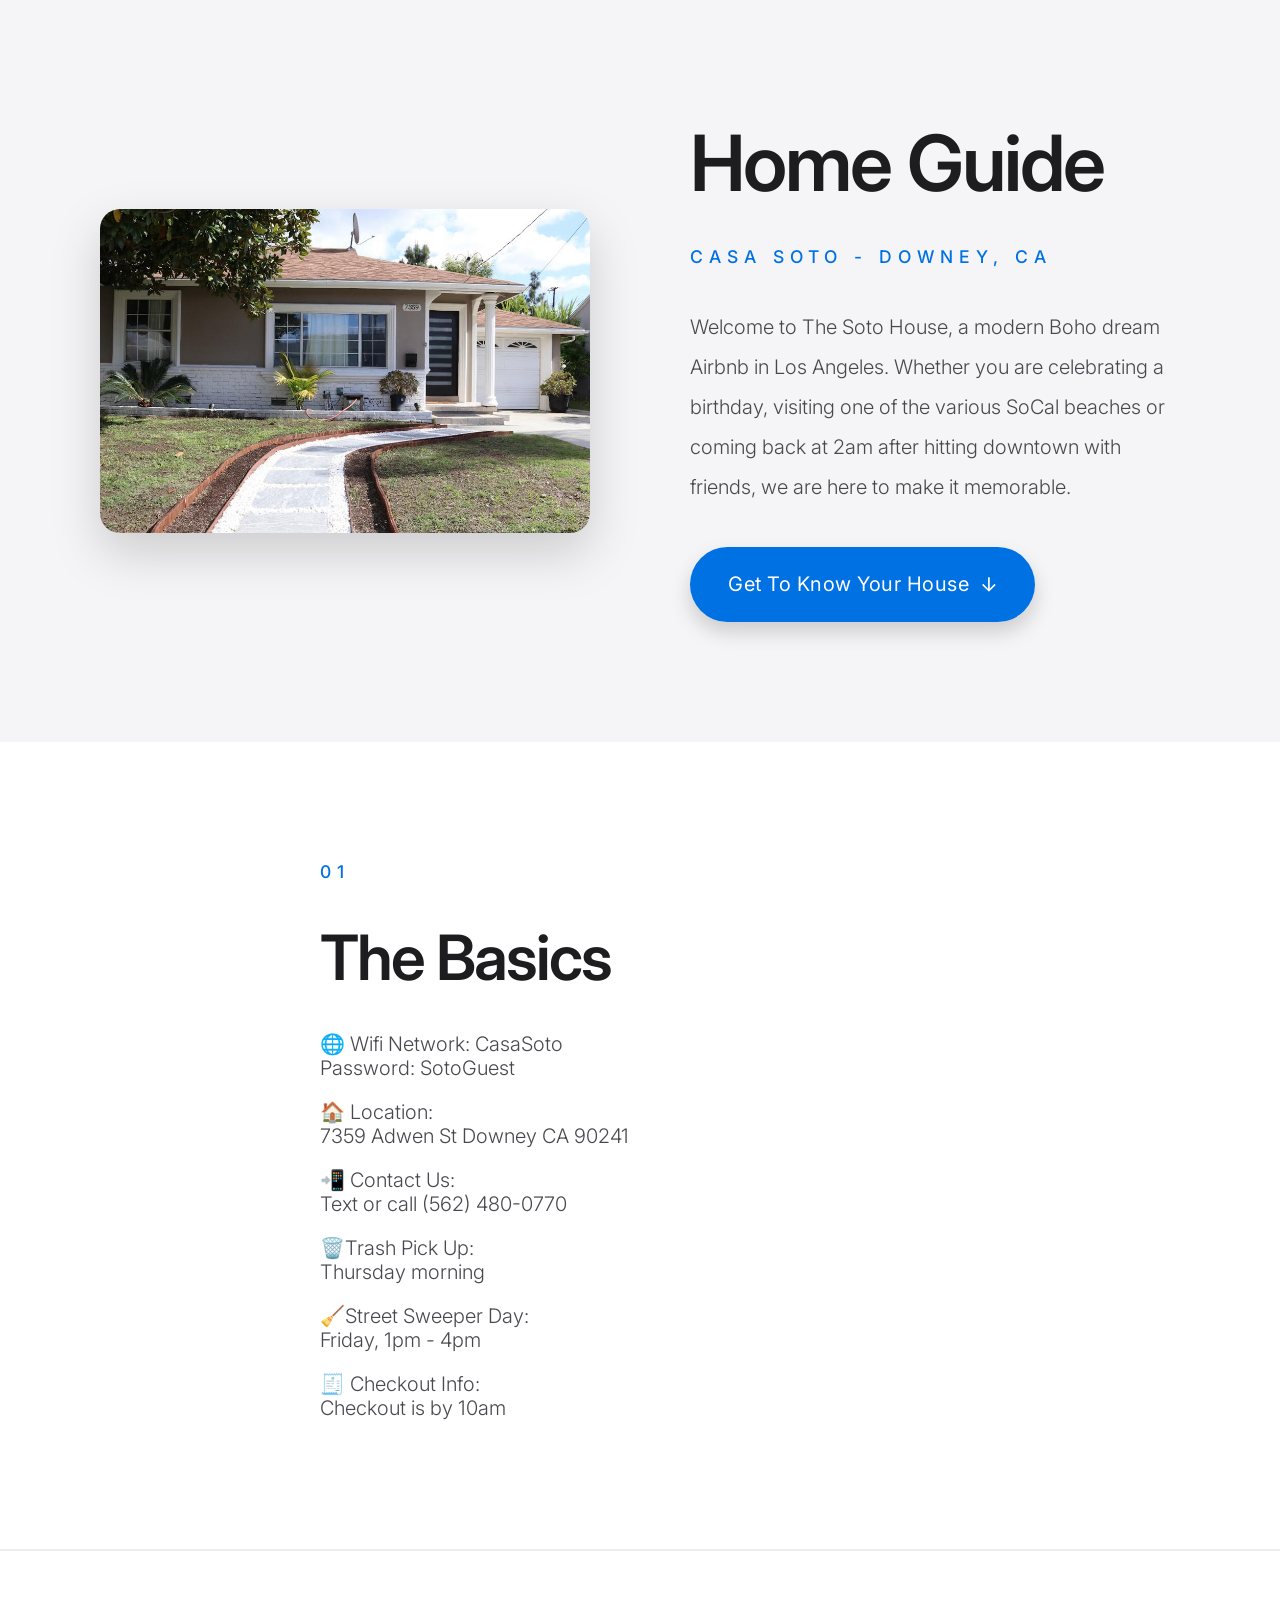
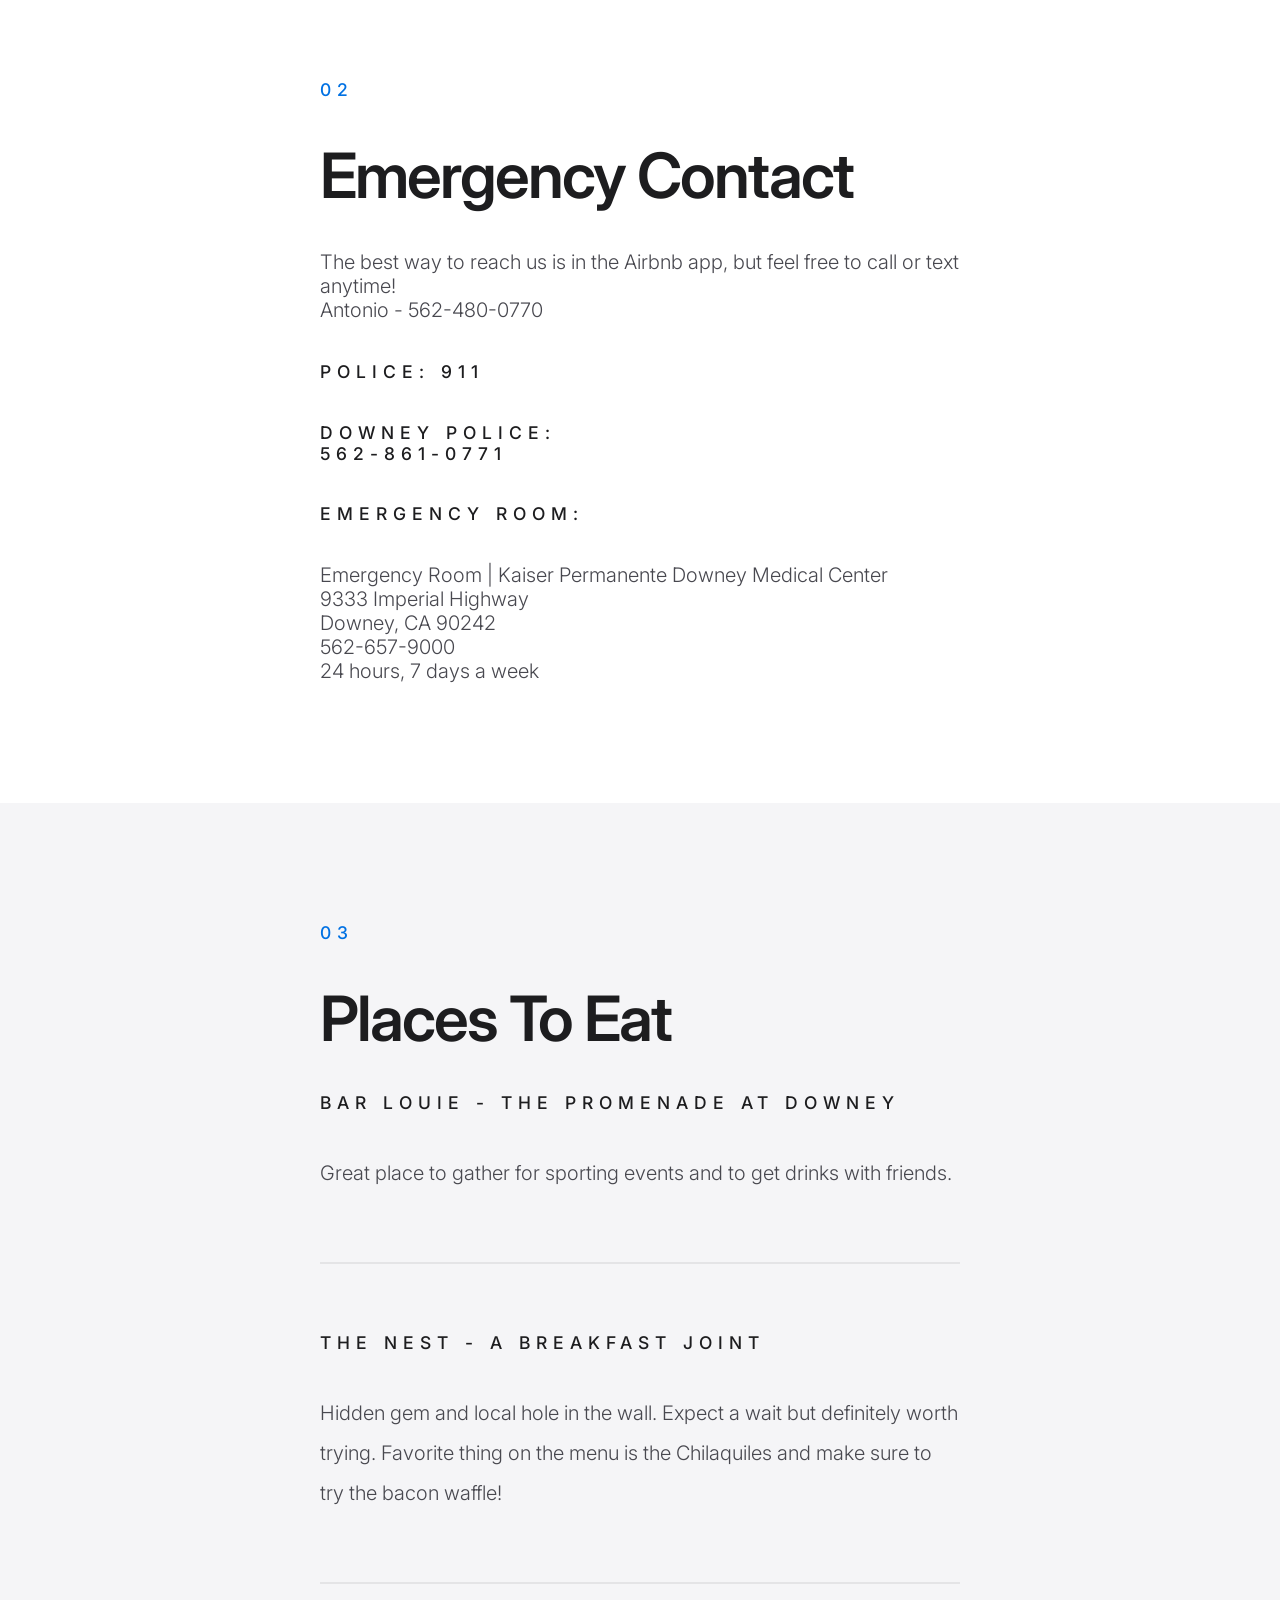
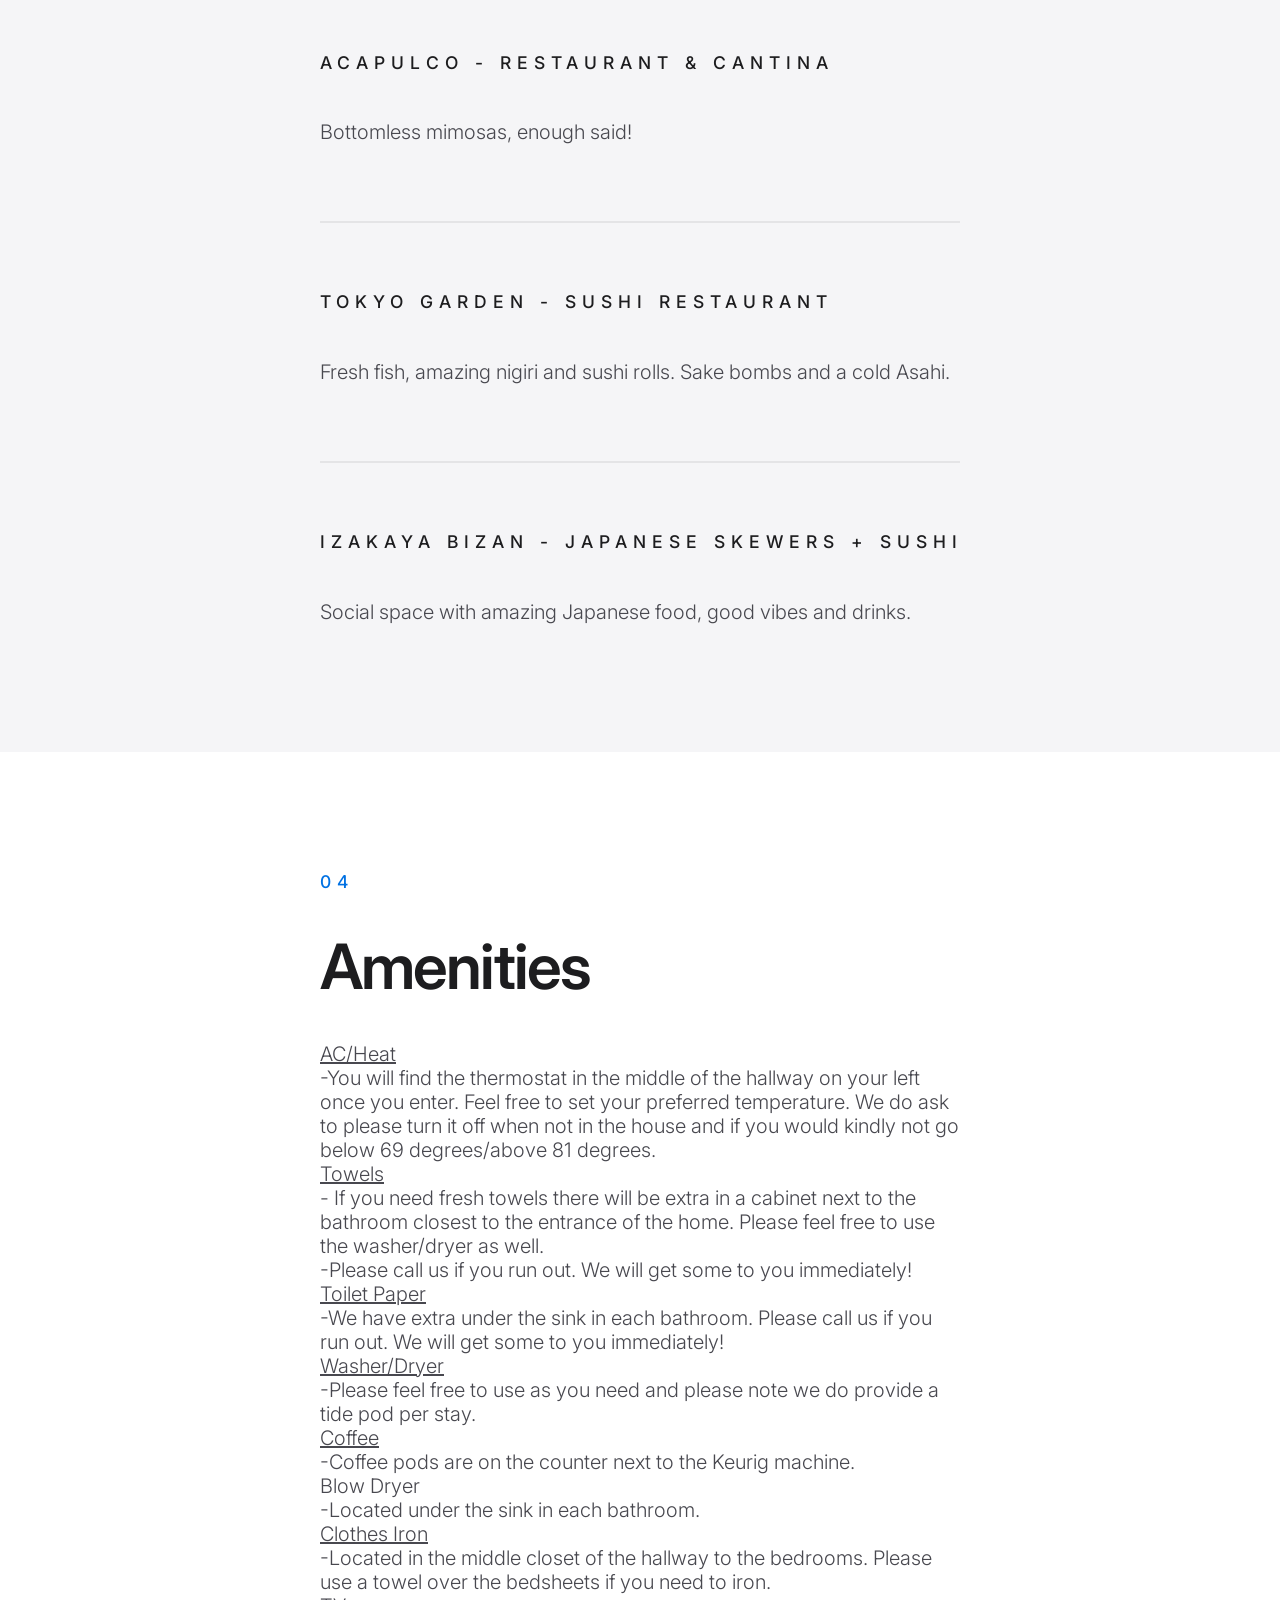
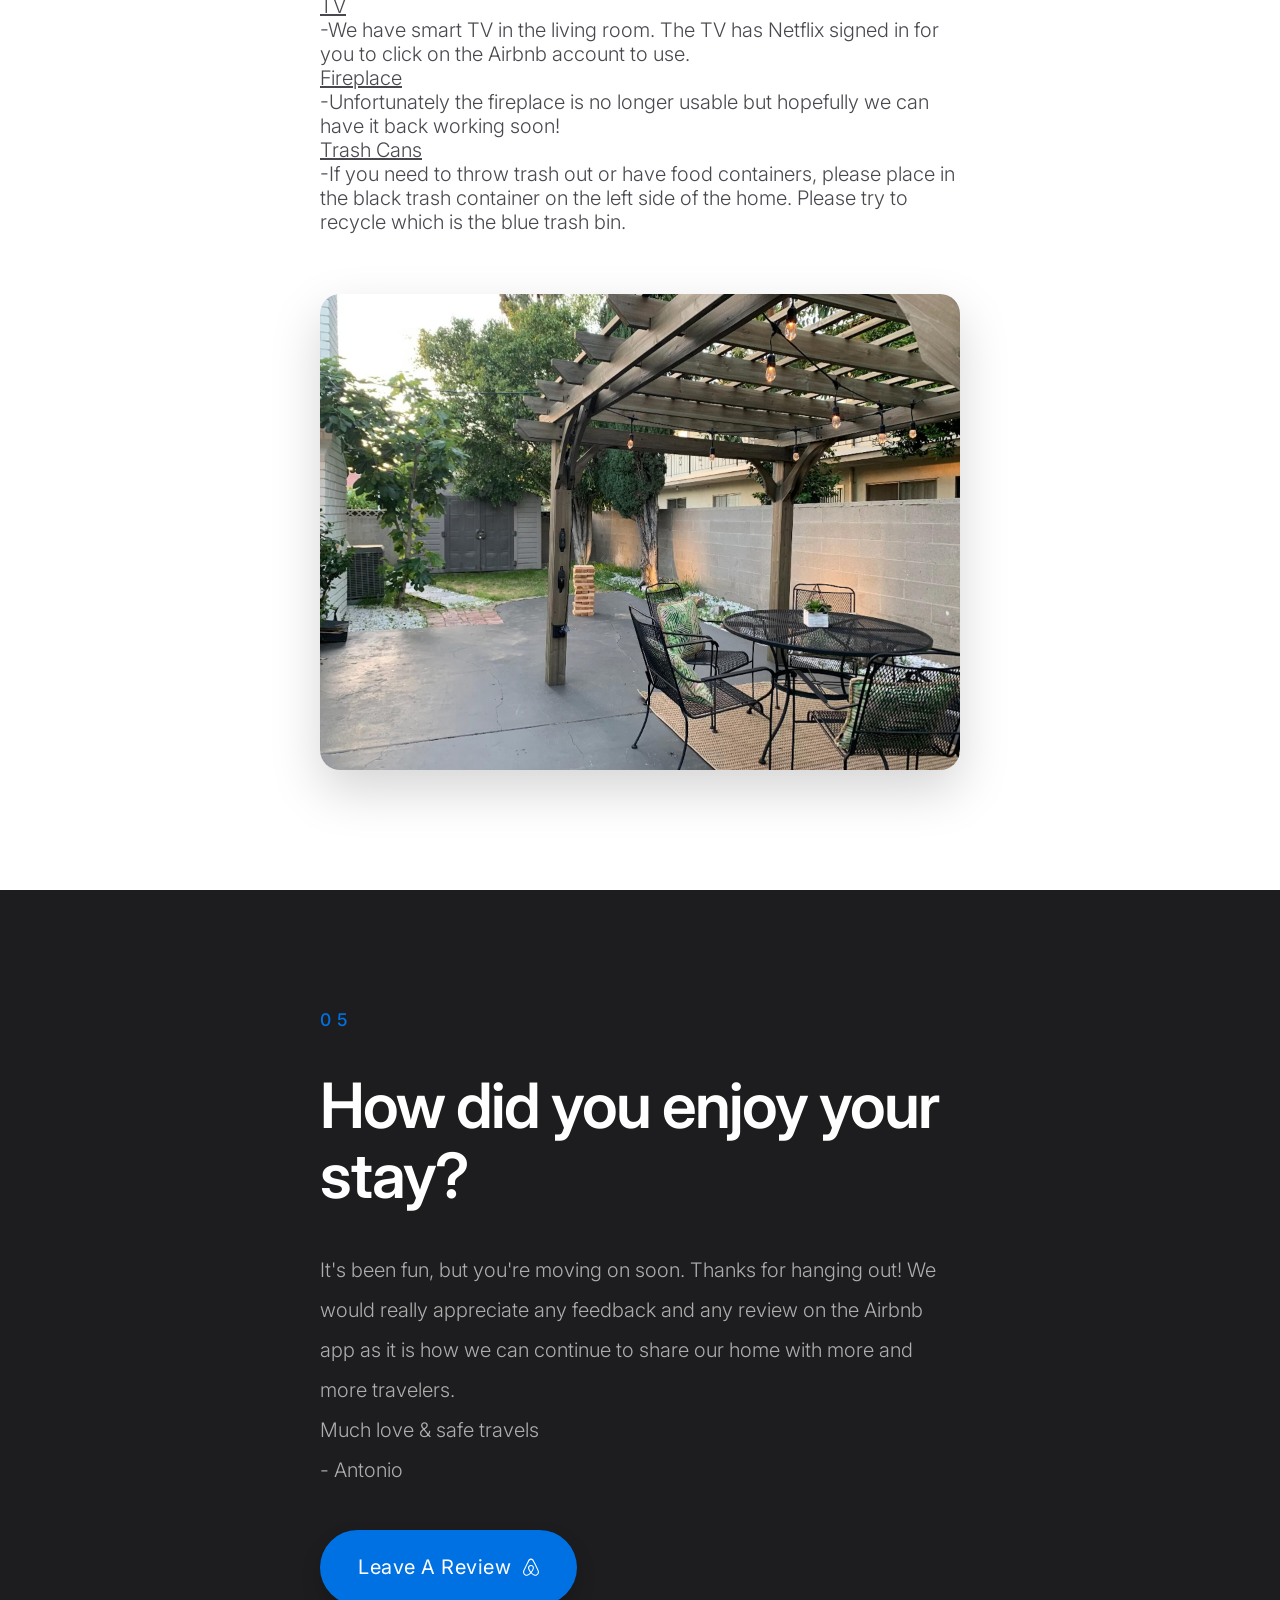
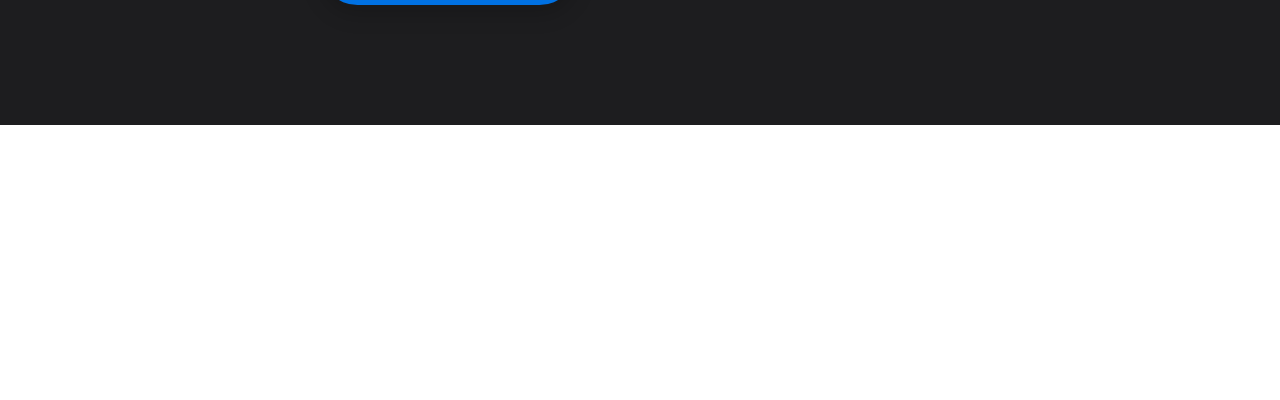
<file: index.html>
<!DOCTYPE HTML>
<html lang="en">
	<head>
		<title>Casa Soto - Modern boho Airbnb in Los Angeles</title>
		<meta charset="utf-8" />
		<meta name="viewport" content="width=device-width,initial-scale=1" />
		<meta name="color-scheme" content="light only" />
		<meta name="description" content="A modern and boho 4 bedroom 2 full bath home in Downey, CA." />
		<link href="https://fonts.googleapis.com/css2?display=swap&family=Inter:ital,wght@0,300;0,400;0,500;0,600;1,300;1,400;1,500;1,600" rel="stylesheet" type="text/css" />
		<link rel="stylesheet" href="assets/main.css" />
		<noscript><link rel="stylesheet" href="assets/noscript.css" /></noscript>
	</head>
	<body class="is-loading">
		<div class="site-wrapper">
			<div class="site-main" role="main">
				<div class="inner">
					<div id="container02" class="container-component instance-2 style-2 columns full screen">
						<div class="wrapper">
							<div class="inner" data-onvisible-trigger="1">
								<div>
									<div id="image29" class="image-component instance-29 style-3">
										<span class="frame deferred"><img src="[data-uri]%2BPHJlY3QgZmlsbD0iIzU1NTQ0ZiIgd2lkdGg9IjEwMCUiIGhlaWdodD0iMTAwJSIvPjwvc3ZnPg%3D%3D" data-src="assets/images/image29.jpg" alt="" /></span>
									</div>
								</div>
								<div>
									<h1 id="text87" class="text-component instance-87 style-4">Home Guide</h1>
									<p id="text09" class="text-component instance-9 style-3">casa soto - Downey, CA</p>
									<p id="text05" class="text-component instance-5 style-1">Welcome to The Soto House, a modern Boho dream Airbnb in Los Angeles. Whether you are celebrating a birthday, visiting one of the various SoCal beaches or coming back at 2am after hitting downtown with friends, we are here to make it memorable.</p>
									<ul id="buttons01" class="buttons-component instance-1 style-1">
										<li>
											<a href="#start" class="n01" role="button"><svg aria-labelledby="buttons01-icon-1-title"><title id="buttons01-icon-1-title">Arrow Down (Light)</title><use xlink:href="assets/icons.svg#arrow-down-light"></use></svg><span class="label">Get To Know Your House</span></a>
										</li>
									</ul>
								</div>
							</div>
						</div>
					</div>
					<div id="container03" data-scroll-id="start" data-scroll-behavior="previous" data-scroll-offset="0" data-scroll-speed="" data-scroll-invisible="1" class="container-component instance-3 style-3 default">
						<div class="wrapper">
							<div class="inner" data-onvisible-trigger="1">
								<p id="text10" class="text-component instance-10 style-3">01</p>
								<h2 id="text03" class="text-component instance-3 style-2">The Basics</h2>
								<p id="text04" class="text-component instance-4 style-1"><span class="p">🌐 Wifi Network: CasaSoto<br />Password: SotoGuest</span><span class="p">🏠 Location:<br />7359 Adwen St Downey CA 90241</span><span class="p">📲 Contact Us:<br />Text or call (562) 480-0770</span><span class="p">🗑️Trash Pick Up:<br />Thursday morning</span><span class="p">🧹Street Sweeper Day:<br />Friday, 1pm - 4pm</span><span class="p">🧾 Checkout Info:<br />Checkout is by 10am</span></p>
							</div>
						</div>
					</div>
					<hr id="divider01" class="divider-component instance-1 style-2 full screen">
					<div id="container05" class="container-component instance-5 style-3 default">
						<div class="wrapper">
							<div class="inner" data-onvisible-trigger="1">
								<p id="text01" class="text-component instance-1 style-3">02</p>
								<h2 id="text07" class="text-component instance-7 style-2">Emergency Contact</h2>
								<p id="text13" class="text-component instance-13 style-1"><span class="p">The best way to reach us is in the Airbnb app, but feel free to call or text anytime!<br />Antonio - 562-480-0770</span></p>
								<h3 id="text19" class="text-component instance-19 style-7">Police: 911</h3>
								<h3 id="text20" class="text-component instance-20 style-7"><span class="p">Downey Police:<br />562-861-0771</span></h3>
								<h3 id="text32" class="text-component instance-32 style-7">Emergency Room:</h3>
								<p id="text08" class="text-component instance-8 style-1"><span class="p">Emergency Room | Kaiser Permanente Downey Medical Center<br />9333 Imperial Highway<br />Downey, CA 90242<br />562-657-9000<br />24 hours, 7 days a week</span></p>
							</div>
						</div>
					</div>
					<div id="container01" class="container-component instance-1 style-1 default full screen">
						<div class="wrapper">
							<div class="inner" data-onvisible-trigger="1">
								<p id="text37" class="text-component instance-37 style-3">03</p>
								<h2 id="text35" class="text-component instance-35 style-2">Places To Eat</h2>
								<h3 id="text11" class="text-component instance-11 style-7">Bar Louie - The Promenade at Downey</h3>
								<p id="text28" class="text-component instance-28 style-1">Great place to gather for sporting events and to get drinks with friends.</p>
								<hr id="divider04" class="divider-component instance-4 style-1">
								<h3 id="text22" class="text-component instance-22 style-7">The Nest - A Breakfast Joint</h3>
								<p id="text21" class="text-component instance-21 style-1">Hidden gem and local hole in the wall. Expect a wait but definitely worth trying. Favorite thing on the menu is the Chilaquiles and make sure to try the bacon waffle!</p>
								<hr id="divider02" class="divider-component instance-2 style-1">
								<h3 id="text23" class="text-component instance-23 style-7">Acapulco - Restaurant &amp; Cantina</h3>
								<p id="text24" class="text-component instance-24 style-1">Bottomless mimosas, enough said!</p>
								<hr id="divider03" class="divider-component instance-3 style-1">
								<h3 id="text27" class="text-component instance-27 style-7">Tokyo Garden - Sushi Restaurant</h3>
								<p id="text29" class="text-component instance-29 style-1">Fresh fish, amazing nigiri and sushi rolls. Sake bombs and a cold Asahi.</p>
								<hr id="divider06" class="divider-component instance-6 style-1">
								<h3 id="text06" class="text-component instance-6 style-7">Izakaya BIZAN - Japanese skewers + Sushi</h3>
								<p id="text34" class="text-component instance-34 style-1">Social space with amazing Japanese food, good vibes and drinks.</p>
							</div>
						</div>
					</div>
					<div id="container06" class="container-component instance-6 style-3 default">
						<div class="wrapper">
							<div class="inner" data-onvisible-trigger="1">
								<p id="text25" class="text-component instance-25 style-3">04</p>
								<h2 id="text26" class="text-component instance-26 style-2">Amenities</h2>
								<p id="text36" class="text-component instance-36 style-1"><span class="p"><u>AC/Heat</u><br />-You will find the thermostat in the middle of the hallway on your left once you enter. Feel free to set your preferred temperature. We do ask to please turn it off when not in the house and if you would kindly not go below 69 degrees/above 81 degrees.<br /><u>Towels</u><br />- If you need fresh towels there will be extra in a cabinet next to the bathroom closest to the entrance of the home. Please feel free to use the washer/dryer as well.<br />-Please call us if you run out. We will get some to you immediately!<br /><u>Toilet Paper</u><br />-We have extra under the sink in each bathroom. Please call us if you run out. We will get some to you immediately!<br /><u>Washer/Dryer</u><br />-Please feel free to use as you need and please note we do provide a tide pod per stay.<br /><u>Coffee</u><br />-Coffee pods are on the counter next to the Keurig machine.<br />Blow Dryer<br />-Located under the sink in each bathroom.<br /><u>Clothes Iron</u><br />-Located in the middle closet of the hallway to the bedrooms. Please use a towel over the bedsheets if you need to iron.<br /><u>TV</u><br />-We have smart TV in the living room. The TV has Netflix signed in for you to click on the Airbnb account to use.<br /><u>Fireplace</u><br />-Unfortunately the fireplace is no longer usable but hopefully we can have it back working soon!<br /><u>Trash Cans</u><br />-If you need to throw trash out or have food containers, please place in the black trash container on the left side of the home. Please try to recycle which is the blue trash bin.</span></p>
								<div id="image01" class="image-component instance-1 style-3">
									<span class="frame deferred"><img src="[data-uri]%3D" data-src="assets/images/image01.jpg" alt="" /></span>
								</div>
							</div>
						</div>
					</div>
					<div id="container04" class="container-component instance-4 style-4 default full screen">
						<div class="wrapper">
							<div class="inner" data-onvisible-trigger="1">
								<p id="text14" class="text-component instance-14 style-3">05</p>
								<h2 id="text17" class="text-component instance-17 style-9">How did you enjoy your stay?</h2>
								<p id="text18" class="text-component instance-18 style-6"><span class="p">It&#39;s been fun, but you&#39;re moving on soon. Thanks for hanging out! We would really appreciate any feedback and any review on the Airbnb app as it is how we can continue to share our home with more and more travelers.<br />Much love &amp; safe travels<br />- Antonio</span></p>
								<ul id="buttons03" class="buttons-component instance-3 style-1">
									<li>
										<a href="https://www.airbnb.com/rooms/42929387?adults=1&s=42&unique_share_id=4F38A1CB-A9D1-4687-BB12-A6EB62C17C47&_branch_match_id=1120909334611953318&_branch_referrer=H4sIAAAAAAAAA8soKSkottLXT0zKS9LLTdW3dM4MTE1LDY8oTQIAEELhUBsAAAA%3D" class="n01" role="button"><svg aria-labelledby="buttons03-icon-1-title"><title id="buttons03-icon-1-title">Airbnb</title><use xlink:href="assets/icons.svg#airbnb"></use></svg><span class="label">Leave A Review</span></a>
									</li>
								</ul>
							</div>
						</div>
					</div>
					<ul id="icons01" class="icons-component instance-1 style-1">
						<li>
							<a class="n01" href="#" role="button">
								<svg aria-labelledby="icons01-icon-1-title"><title id="icons01-icon-1-title">Instagram</title><use xlink:href="assets/icons.svg#instagram"></use></svg>
								<span class="label">Instagram</span>
							</a>
						</li>
					</ul>
				</div>
			</div>
		</div>
		<script src="assets/main.js"></script>
	</body>
</html>
</file>
<file: assets/main.css>
html,body,div,span,applet,object,iframe,h1,h2,h3,h4,h5,h6,p,blockquote,pre,a,abbr,acronym,address,big,cite,code,del,dfn,em,img,ins,kbd,q,s,samp,small,strike,strong,sub,sup,tt,var,b,u,i,center,dl,dt,dd,ol,ul,li,fieldset,form,label,legend,table,caption,tbody,tfoot,thead,tr,th,td,article,aside,canvas,details,embed,figure,figcaption,footer,header,hgroup,menu,nav,output,ruby,section,summary,time,mark,audio,video{margin:0;padding:0;border:0;font-size:100%;font:inherit;vertical-align:baseline;}article,aside,details,figcaption,figure,footer,header,hgroup,menu,nav,section{display:block;}body{line-height:1;}ol,ul{list-style:none;}blockquote,q{quotes:none;}blockquote::before,blockquote::after,q::before,q::after{content:'';content:none;}table{border-collapse:collapse;border-spacing:0;}body{-webkit-text-size-adjust:none}mark{background-color:transparent;color:inherit}input::-moz-focus-inner{border:0;padding:0}input[type="text"],input[type="email"],select,textarea{-moz-appearance:none;-webkit-appearance:none;-ms-appearance:none;appearance:none}

*, *::before, *::after {
	box-sizing: border-box;
}

@keyframes loading-spinner {
	0% {
		transform: rotate(0deg);
	}

	100% {
		transform: rotate(360deg);
	}
}

.deferred::before {
	content: '';
	display: block;
	width: 4rem;
	height: 4rem;
	position: absolute;
	top: 50%;
	left: 50%;
	margin: -2rem 0 0 -2rem;
	animation: loading-spinner 1s infinite linear;
	transition: opacity 0.25s ease;
	transition-delay: 0.5s;
	opacity: 0;
	z-index: -1;
	background-image: url('[data-uri]');
	background-position: center;
	background-repeat: no-repeat;
	background-size: 3rem;
}

.deferred.loading::before {
	opacity: 0.35;
	z-index: 0;
}

body {
	line-height: 1.0;
	min-height: var(--viewport-height);
	min-width: 320px;
	overflow-x: hidden;
	word-wrap: break-word;
	background-color: #FFFFFF;
}

:root {
	--background-height: 100vh;
	--site-language-alignment: left;
	--site-language-direction: ltr;
	--site-language-flex-alignment: flex-start;
	--site-language-indent-left: 1;
	--site-language-indent-right: 0;
	--site-language-margin-left: 0;
	--site-language-margin-right: auto;
	--viewport-height: 100vh;
}

html {
	font-size: 20pt;
}

u {
	text-decoration: underline;
}

strong {
	color: inherit;
	font-weight: bolder;
}

em {
	font-style: italic;
}

code {
	background-color: rgba(144,144,144,0.25);
	border-radius: 0.25em;
	font-family: 'Lucida Console', 'Courier New', monospace;
	font-size: 0.9em;
	font-weight: normal;
	letter-spacing: 0;
	margin: 0 0.25em;
	padding: 0.25em 0.5em;
	text-indent: 0;
}

mark {
	background-color: rgba(144,144,144,0.25);
}

spoiler-text {
	-webkit-text-stroke: 0;
	background-color: rgba(32,32,32,0.75);
	text-shadow: none;
	text-stroke: 0;
	color: transparent;
	cursor: pointer;
	transition: color 0.1s ease-in-out;
}

spoiler-text.active {
	color: #FFFFFF;
	cursor: text;
}

s {
	text-decoration: line-through;
}

sub {
	font-size: smaller;
	vertical-align: sub;
}

sup {
	font-size: smaller;
	vertical-align: super;
}

a {
	color: inherit;
	text-decoration: underline;
	transition: color 0.25s ease;
}

a[onclick]:not([href]) {
	cursor: pointer;
}

unloaded-script {
	display: none;
}

.site-wrapper {
	-webkit-overflow-scrolling: touch;
	align-items: center;
	display: flex;
	flex-direction: column;
	justify-content: center;
	min-height: var(--viewport-height);
	overflow: hidden;
	position: relative;
	z-index: 2;
}

.site-main {
	--alignment: left;
	--flex-alignment: flex-start;
	--indent-left: 1;
	--indent-right: 0;
	--margin-left: 0;
	--margin-right: auto;
	--border-radius-tl: 0;
	--border-radius-tr: 0;
	--border-radius-br: 0;
	--border-radius-bl: 0;
	align-items: center;
	display: flex;
	flex-grow: 0;
	flex-shrink: 0;
	justify-content: center;
	max-width: 100%;
	position: relative;
	text-align: var(--alignment);
	z-index: 1;
	transition: opacity 0.5s ease-in-out 0s;
}

.site-main > .inner {
	--padding-horizontal: 4rem;
	--padding-vertical: 6rem;
	--spacing: 2rem;
	--width: 40rem;
	border-radius: var(--border-radius-tl) var(--border-radius-tr) var(--border-radius-br) var(--border-radius-bl);
	max-width: 100%;
	position: relative;
	width: var(--width);
	z-index: 1;
	padding: var(--padding-vertical) var(--padding-horizontal);
}

.site-main > .inner > * {
	margin-top: var(--spacing);
	margin-bottom: var(--spacing);
}

.site-main > .inner > :first-child {
	margin-top: 0 !important;
}

.site-main > .inner > :last-child {
	margin-bottom: 0 !important;
}

.site-main > .inner > .full {
	margin-left: calc(var(--padding-horizontal) * -1);
	max-width: calc(100% + calc(var(--padding-horizontal) * 2) + 0.4725px);
	width: calc(100% + calc(var(--padding-horizontal) * 2) + 0.4725px);
}

.site-main > .inner > .full:first-child {
	border-top-left-radius: inherit;
	border-top-right-radius: inherit;
	margin-top: calc(var(--padding-vertical) * -1) !important;
}

.site-main > .inner > .full:last-child {
	border-bottom-left-radius: inherit;
	border-bottom-right-radius: inherit;
	margin-bottom: calc(var(--padding-vertical) * -1) !important;
}

.site-main > .inner > .full.screen {
	border-radius: 0 !important;
	max-width: 100vw;
	position: relative;
	width: 100vw;
	left: 50%;
	margin-left: -50vw;
	right: auto;
}

body.is-loading .site-main {
	opacity: 0;
}

body #loader {
	background-position: center;
	background-repeat: no-repeat;
	background-size: contain;
	content: '';
	display: block;
	height: 0rem;
	left: calc(50% - 0rem);
	opacity: 0;
	pointer-events: none;
	position: fixed;
	top: calc(50% - 0rem);
	transition: opacity 1s ease, visibility 1s;
	visibility: hidden;
	width: 0rem;
	z-index: 100000;
}

body.with-loader #loader {
	background-image: url('[data-uri]');
	opacity: 1;
	transform: scale(1.0);
	visibility: visible;
}

body.is-loading {
	pointer-events: none;
}

body.is-playing.with-loader #loader {
	opacity: 0;
	transform: scale(0.5);
	transition: opacity 0.25s ease, transform 0.75s ease, visibility 0.25s;
	visibility: hidden;
}

body.is-instant .site-main, body.is-instant .site-main > .inner > *,body.is-instant .site-main > .inner > section > *  {
	transition: none !important;
}

body.is-instant::after {
	display: none !important;
	transition: none !important;
}

.text-component {
	direction: var(--site-language-direction);
	position: relative;
}

.text-component span.p {
	display: block;
	position: relative;
}

.text-component span[style], .text-component strong, .text-component a, .text-component code, .text-component mark, .text-component spoiler-text {
	-webkit-text-fill-color: currentcolor;
}

.text-component.style-4 {
	max-width: rem;
	margin-left: var(--margin-left);
	margin-right: var(--margin-right);
	color: #1D1D1F;
	font-family: 'Inter', sans-serif;
	letter-spacing: -0.1rem;
	width: 100%;
	font-size: 3.875em;
	line-height: 1.125;
	font-weight: 600;
}

.text-component.style-4 a {
	text-decoration: none;
}

.text-component.style-4 span.p:nth-child(n + 2) {
	margin-top: 1rem;
}

.text-component.style-4 > * {
	display: inline-block;
	line-height: 1.2;
}

.text-component.style-3 {
	max-width: rem;
	margin-left: var(--margin-left);
	margin-right: var(--margin-right);
	text-transform: uppercase;
	color: #0071E3;
	font-family: 'Inter', sans-serif;
	letter-spacing: 0.3rem;
	width: calc(100% + 0.3rem);
	font-size: 0.875em;
	line-height: 1.125;
	font-weight: 500;
}

.text-component.style-3 a {
	text-decoration: none;
}

.text-component.style-3 a:hover {
	text-decoration: underline;
}

.text-component.style-3 span.p:nth-child(n + 2) {
	margin-top: 1rem;
}

.text-component.style-3 > * {
	display: inline-block;
	line-height: 1.2;
}

.text-component.style-1 {
	max-width: rem;
	margin-left: var(--margin-left);
	margin-right: var(--margin-right);
	color: #48484F;
	font-family: 'Inter', sans-serif;
	font-size: 1em;
	line-height: 2;
	font-weight: 300;
}

.text-component.style-1 mark {
	color: #FCFCFC;
	background-color: transparent;
}

.text-component.style-1 a {
	color: #0071E3;
	text-decoration: underline;
}

.text-component.style-1 a:hover {
	text-decoration: none;
}

.text-component.style-1 span.p:nth-child(n + 2) {
	margin-top: 1rem;
}

.text-component.style-1 > * {
	display: inline-block;
	line-height: 1.2;
}

.text-component.style-2 {
	max-width: rem;
	margin-left: var(--margin-left);
	margin-right: var(--margin-right);
	color: #1D1D1F;
	font-family: 'Inter', sans-serif;
	letter-spacing: -0.1rem;
	width: 100%;
	font-size: 3.125em;
	line-height: 1.125;
	font-weight: 600;
}

.text-component.style-2 a {
	text-decoration: none;
}

.text-component.style-2 span.p:nth-child(n + 2) {
	margin-top: 1rem;
}

.text-component.style-2 > * {
	display: inline-block;
	line-height: 1.2;
}

.text-component.style-7 {
	max-width: rem;
	margin-left: var(--margin-left);
	margin-right: var(--margin-right);
	text-transform: uppercase;
	color: #1D1D1F;
	font-family: 'Inter', sans-serif;
	letter-spacing: 0.3rem;
	width: calc(100% + 0.3rem);
	font-size: 0.875em;
	line-height: 1.125;
	font-weight: 500;
}

.text-component.style-7 a {
	text-decoration: none;
}

.text-component.style-7 a:hover {
	text-decoration: underline;
}

.text-component.style-7 span.p:nth-child(n + 2) {
	margin-top: 1rem;
}

.text-component.style-7 > * {
	display: inline-block;
	line-height: 1.2;
}

.text-component.style-9 {
	max-width: rem;
	margin-left: var(--margin-left);
	margin-right: var(--margin-right);
	color: #FFFFFF;
	font-family: 'Inter', sans-serif;
	letter-spacing: -0.1rem;
	width: 100%;
	font-size: 3.125em;
	line-height: 1.125;
	font-weight: 600;
}

.text-component.style-9 a {
	color: #1D1D1F;
	text-decoration: none;
}

.text-component.style-9 span.p:nth-child(n + 2) {
	margin-top: 1rem;
}

.text-component.style-9 > * {
	display: inline-block;
	line-height: 1.2;
}

.text-component.style-6 {
	max-width: rem;
	margin-left: var(--margin-left);
	margin-right: var(--margin-right);
	color: rgba(255,255,255,0.639);
	font-family: 'Inter', sans-serif;
	font-size: 1em;
	line-height: 2;
	font-weight: 300;
}

.text-component.style-6 mark {
	color: #FCFCFC;
	background-color: transparent;
}

.text-component.style-6 a {
	color: #0071E3;
	text-decoration: underline;
}

.text-component.style-6 a:hover {
	text-decoration: none;
}

.text-component.style-6 span.p:nth-child(n + 2) {
	margin-top: 1rem;
}

.buttons-component {
	cursor: default;
	display: flex;
	justify-content: var(--flex-alignment);
	letter-spacing: 0;
	padding: 0;
}

.buttons-component > li {
	max-width: 100%;
	text-align: var(--alignment);
}

.buttons-component > li > a {
	align-items: center;
	justify-content: center;
	max-width: 100%;
	text-align: center;
	text-decoration: none;
	vertical-align: middle;
	white-space: nowrap;
}

.buttons-component.style-1 {
	gap: 0.75rem;
	flex-direction: row;
	flex-wrap: wrap;
}

.buttons-component.style-1 > li > a {
	display: inline-flex;
	width: auto;
	height: 3.75rem;
	line-height: 3.75rem;
	padding: 0 1.875rem;
	vertical-align: middle;
	font-family: 'Inter', sans-serif;
	letter-spacing: 0.025rem;
	padding-left: calc(0.025rem + 1.875rem);
	font-size: 1em;
	font-weight: 400;
	border-radius: 2rem;
	box-shadow: 0rem 0.5rem 1rem 0rem rgba(0,0,0,0.169);
	flex-direction: row-reverse;
	background-color: #0071E3;
	color: #FFFFFF;
	transition: transform 0.25s ease, color 0.25s ease, background-color 0.25s ease, border-color 0.25s ease;
}

.buttons-component.style-1 > li > a > svg {
	display: block;
	fill: #FFFFFF;
	flex-grow: 0;
	flex-shrink: 0;
	height: 100%;
	min-width: 16px;
	pointer-events: none;
	width: 1em;
	margin-left: 0.5em;
	margin-right: calc(-0.125em + 0.025rem);
	transition: fill 0.25s ease;
}

.buttons-component.style-1 > li > a > .label {
	direction: var(--site-language-direction);
	overflow: hidden;
}

.buttons-component.style-1 > li > a:hover {
	background-color: #1684F2 !important;
	transform: scale(1.025);
}

.image-component {
	display: block;
	line-height: 0;
	max-width: 100%;
	position: relative;
}

.image-component > .frame {
	-webkit-backface-visibility: hidden;
	-webkit-transform: translate3d(0, 0, 0);
	display: inline-block;
	max-width: 100%;
	overflow: hidden;
	vertical-align: top;
	width: 100%;
}

.image-component > .frame > img {
	border-radius: 0 !important;
	max-width: 100%;
	vertical-align: top;
	width: inherit;
}

.image-component.full > .frame {
	display: block;
}

.image-component.full:first-child > .frame {
	border-top-left-radius: inherit;
	border-top-right-radius: inherit;
}

.image-component.full:last-child > .frame {
	border-bottom-left-radius: inherit;
	border-bottom-right-radius: inherit;
}

.image-component.style-3:not(:first-child) {
	margin-top: 3rem !important;
}

.image-component.style-3:not(:last-child) {
	margin-bottom: 3rem !important;
}

.image-component.style-3 > .frame {
	width: 100vw;
	border-radius: 1rem;
	box-shadow: 0rem 1rem 2.5rem 0rem rgba(0,0,0,0.169);
	transition: none;
}

.image-component.style-3 > .frame > img {
	transition: none;
}

.container-component {
	position: relative;
}

.container-component > .wrapper {
	vertical-align: top;
	position: relative;
	max-width: 100%;
	border-radius: inherit;
}

.container-component > .wrapper > .inner {
	vertical-align: top;
	position: relative;
	max-width: 100%;
	border-radius: inherit;
	text-align: var(--alignment);
}

.container-component.full:first-child > .wrapper {
	border-top-left-radius: inherit;
	border-top-right-radius: inherit;
}

.container-component.full:last-child > .wrapper {
	border-bottom-left-radius: inherit;
	border-bottom-right-radius: inherit;
}

.container-component.full:first-child > .wrapper > .inner {
	border-top-left-radius: inherit;
	border-top-right-radius: inherit;
}

.container-component.full:last-child > .wrapper > .inner {
	border-bottom-left-radius: inherit;
	border-bottom-right-radius: inherit;
}

.container-component.style-2 {
	display: flex;
	width: 100%;
	align-items: center;
	justify-content: center;
	background-color: #F5F5F7;
}

.container-component.style-2:not(:first-child) {
	margin-top: 6rem !important;
}

.container-component.style-2:not(:last-child) {
	margin-bottom: 6rem !important;
}

.container-component.style-2 > .wrapper > .inner {
	--gutters: 5rem;
	--padding-vertical: 6rem;
	padding: var(--padding-vertical) var(--padding-horizontal);
}

.container-component.style-2 > .wrapper {
	max-width: 62rem;
	width: 100%;
}

.container-component.style-2.default > .wrapper > .inner > * {
	margin-bottom: var(--spacing);
	margin-top: var(--spacing);
}

.container-component.style-2.default > .wrapper > .inner > *:first-child {
	margin-top: 0 !important;
}

.container-component.style-2.default > .wrapper > .inner > *:last-child {
	margin-bottom: 0 !important;
}

.container-component.style-2.columns > .wrapper > .inner {
	flex-wrap: wrap;
	display: flex;
	align-items: center;
}

.container-component.style-2.columns > .wrapper > .inner > * {
	flex-grow: 0;
	flex-shrink: 0;
	max-width: 100%;
	text-align: var(--alignment);
	padding: 0 0 0 var(--gutters);
}

.container-component.style-2.columns > .wrapper > .inner > * > * {
	margin-bottom: var(--spacing);
	margin-top: var(--spacing);
}

.container-component.style-2.columns > .wrapper > .inner > * > *:first-child {
	margin-top: 0 !important;
}

.container-component.style-2.columns > .wrapper > .inner > * > *:last-child {
	margin-bottom: 0 !important;
}

.container-component.style-2.columns > .wrapper > .inner > *:first-child {
	margin-left: calc(var(--gutters) * -1);
}

.container-component.style-2.default > .wrapper > .inner > .full {
	margin-left: calc(var(--padding-horizontal) * -1);
	max-width: none !important;
	width: calc(100% + (var(--padding-horizontal) * 2) + 0.4725px);
}

.container-component.style-2.default > .wrapper > .inner > .full:first-child {
	margin-top: calc(var(--padding-vertical) * -1) !important;
	border-top-left-radius: inherit;
	border-top-right-radius: inherit;
}

.container-component.style-2.default > .wrapper > .inner > .full:last-child {
	margin-bottom: calc(var(--padding-vertical) * -1) !important;
	border-bottom-left-radius: inherit;
	border-bottom-right-radius: inherit;
}

.container-component.style-2.columns > .wrapper > .inner > div > .full {
	margin-left: calc(var(--gutters) * -0.5);
	max-width: none !important;
	width: calc(100% + var(--gutters) + 0.4725px);
}

.container-component.style-2.columns > .wrapper > .inner > div:first-child > .full {
	margin-left: calc(var(--padding-horizontal) * -1);
	width: calc(100% + var(--padding-horizontal) + calc(var(--gutters) * 0.5) + 0.4725px);
}

.container-component.style-2.columns > .wrapper > .inner > div:last-child > .full {
	width: calc(100% + var(--padding-horizontal) + calc(var(--gutters) * 0.5) + 0.4725px);
}

.container-component.style-2.columns > .wrapper > .inner > div > .full:first-child {
	margin-top: calc(var(--padding-vertical) * -1) !important;
}

.container-component.style-2.columns > .wrapper > .inner > div > .full:last-child {
	margin-bottom: calc(var(--padding-vertical) * -1) !important;
}

.container-component.style-2.columns > .wrapper > .inner > .full {
	align-self: stretch;
}

.container-component.style-2.columns > .wrapper > .inner > .full:first-child {
	border-bottom-left-radius: inherit;
	border-top-left-radius: inherit;
}

.container-component.style-2.columns > .wrapper > .inner > .full:last-child {
	border-bottom-right-radius: inherit;
	border-top-right-radius: inherit;
}

.container-component.style-2.columns > .wrapper > .inner > .full > .full:first-child:last-child {
	border-radius: inherit;
	height: calc(100% + (var(--padding-vertical) * 2));
}

.container-component.style-2.columns > .wrapper > .inner > .full > .full:first-child:last-child > * {
	border-radius: inherit;
	height: 100%;
	position: absolute;
	width: 100%;
}

.container-component.instance-2 > .wrapper > .inner > :nth-child(1) {
	width: calc(50% + (var(--gutters) / 2));
}

.container-component.instance-2 > .wrapper > .inner > :nth-child(2) {
	width: calc(50% + (var(--gutters) / 2));
}

.container-component.style-3 {
	display: flex;
	width: 100%;
	align-items: center;
	justify-content: center;
	background-color: transparent;
}

.container-component.style-3:not(:first-child) {
	margin-top: 6rem !important;
}

.container-component.style-3:not(:last-child) {
	margin-bottom: 6rem !important;
}

.container-component.style-3 > .wrapper > .inner {
	--gutters: 5rem;
	--padding-horizontal: 0rem;
	--padding-vertical: 0rem;
	padding: var(--padding-vertical) var(--padding-horizontal);
}

.container-component.style-3 > .wrapper {
	max-width: 62rem;
	width: 100%;
}

.container-component.style-3.default > .wrapper > .inner > * {
	margin-bottom: var(--spacing);
	margin-top: var(--spacing);
}

.container-component.style-3.default > .wrapper > .inner > *:first-child {
	margin-top: 0 !important;
}

.container-component.style-3.default > .wrapper > .inner > *:last-child {
	margin-bottom: 0 !important;
}

.container-component.style-3.columns > .wrapper > .inner {
	flex-wrap: wrap;
	display: flex;
	align-items: center;
}

.container-component.style-3.columns > .wrapper > .inner > * {
	flex-grow: 0;
	flex-shrink: 0;
	max-width: 100%;
	text-align: var(--alignment);
	padding: 0 0 0 var(--gutters);
}

.container-component.style-3.columns > .wrapper > .inner > * > * {
	margin-bottom: var(--spacing);
	margin-top: var(--spacing);
}

.container-component.style-3.columns > .wrapper > .inner > * > *:first-child {
	margin-top: 0 !important;
}

.container-component.style-3.columns > .wrapper > .inner > * > *:last-child {
	margin-bottom: 0 !important;
}

.container-component.style-3.columns > .wrapper > .inner > *:first-child {
	margin-left: calc(var(--gutters) * -1);
}

.container-component.style-3.default > .wrapper > .inner > .full {
	margin-left: calc(var(--padding-horizontal) * -1);
	max-width: none !important;
	width: calc(100% + (var(--padding-horizontal) * 2) + 0.4725px);
}

.container-component.style-3.default > .wrapper > .inner > .full:first-child {
	margin-top: calc(var(--padding-vertical) * -1) !important;
	border-top-left-radius: inherit;
	border-top-right-radius: inherit;
}

.container-component.style-3.default > .wrapper > .inner > .full:last-child {
	margin-bottom: calc(var(--padding-vertical) * -1) !important;
	border-bottom-left-radius: inherit;
	border-bottom-right-radius: inherit;
}

.container-component.style-3.columns > .wrapper > .inner > div > .full {
	margin-left: calc(var(--gutters) * -0.5);
	max-width: none !important;
	width: calc(100% + var(--gutters) + 0.4725px);
}

.container-component.style-3.columns > .wrapper > .inner > div:first-child > .full {
	margin-left: calc(var(--padding-horizontal) * -1);
	width: calc(100% + var(--padding-horizontal) + calc(var(--gutters) * 0.5) + 0.4725px);
}

.container-component.style-3.columns > .wrapper > .inner > div:last-child > .full {
	width: calc(100% + var(--padding-horizontal) + calc(var(--gutters) * 0.5) + 0.4725px);
}

.container-component.style-3.columns > .wrapper > .inner > div > .full:first-child {
	margin-top: calc(var(--padding-vertical) * -1) !important;
}

.container-component.style-3.columns > .wrapper > .inner > div > .full:last-child {
	margin-bottom: calc(var(--padding-vertical) * -1) !important;
}

.container-component.style-3.columns > .wrapper > .inner > .full {
	align-self: stretch;
}

.container-component.style-3.columns > .wrapper > .inner > .full:first-child {
	border-bottom-left-radius: inherit;
	border-top-left-radius: inherit;
}

.container-component.style-3.columns > .wrapper > .inner > .full:last-child {
	border-bottom-right-radius: inherit;
	border-top-right-radius: inherit;
}

.container-component.style-3.columns > .wrapper > .inner > .full > .full:first-child:last-child {
	border-radius: inherit;
	height: calc(100% + (var(--padding-vertical) * 2));
}

.container-component.style-3.columns > .wrapper > .inner > .full > .full:first-child:last-child > * {
	border-radius: inherit;
	height: 100%;
	position: absolute;
	width: 100%;
}

.container-component.style-1 {
	display: flex;
	width: 100%;
	align-items: center;
	justify-content: center;
	background-color: #F5F5F7;
}

.container-component.style-1:not(:first-child) {
	margin-top: 6rem !important;
}

.container-component.style-1:not(:last-child) {
	margin-bottom: 6rem !important;
}

.container-component.style-1 > .wrapper > .inner {
	--gutters: 6rem;
	--padding-vertical: 6rem;
	padding: var(--padding-vertical) var(--padding-horizontal);
}

.container-component.style-1 > .wrapper {
	max-width: var(--width);
	width: 100%;
}

.container-component.style-1.default > .wrapper > .inner > * {
	margin-bottom: var(--spacing);
	margin-top: var(--spacing);
}

.container-component.style-1.default > .wrapper > .inner > *:first-child {
	margin-top: 0 !important;
}

.container-component.style-1.default > .wrapper > .inner > *:last-child {
	margin-bottom: 0 !important;
}

.container-component.style-1.columns > .wrapper > .inner {
	flex-wrap: wrap;
	display: flex;
	align-items: center;
}

.container-component.style-1.columns > .wrapper > .inner > * {
	flex-grow: 0;
	flex-shrink: 0;
	max-width: 100%;
	text-align: var(--alignment);
	padding: 0 0 0 var(--gutters);
}

.container-component.style-1.columns > .wrapper > .inner > * > * {
	margin-bottom: var(--spacing);
	margin-top: var(--spacing);
}

.container-component.style-1.columns > .wrapper > .inner > * > *:first-child {
	margin-top: 0 !important;
}

.container-component.style-1.columns > .wrapper > .inner > * > *:last-child {
	margin-bottom: 0 !important;
}

.container-component.style-1.columns > .wrapper > .inner > *:first-child {
	margin-left: calc(var(--gutters) * -1);
}

.container-component.style-1.default > .wrapper > .inner > .full {
	margin-left: calc(var(--padding-horizontal) * -1);
	max-width: none !important;
	width: calc(100% + (var(--padding-horizontal) * 2) + 0.4725px);
}

.container-component.style-1.default > .wrapper > .inner > .full:first-child {
	margin-top: calc(var(--padding-vertical) * -1) !important;
	border-top-left-radius: inherit;
	border-top-right-radius: inherit;
}

.container-component.style-1.default > .wrapper > .inner > .full:last-child {
	margin-bottom: calc(var(--padding-vertical) * -1) !important;
	border-bottom-left-radius: inherit;
	border-bottom-right-radius: inherit;
}

.container-component.style-1.columns > .wrapper > .inner > div > .full {
	margin-left: calc(var(--gutters) * -0.5);
	max-width: none !important;
	width: calc(100% + var(--gutters) + 0.4725px);
}

.container-component.style-1.columns > .wrapper > .inner > div:first-child > .full {
	margin-left: calc(var(--padding-horizontal) * -1);
	width: calc(100% + var(--padding-horizontal) + calc(var(--gutters) * 0.5) + 0.4725px);
}

.container-component.style-1.columns > .wrapper > .inner > div:last-child > .full {
	width: calc(100% + var(--padding-horizontal) + calc(var(--gutters) * 0.5) + 0.4725px);
}

.container-component.style-1.columns > .wrapper > .inner > div > .full:first-child {
	margin-top: calc(var(--padding-vertical) * -1) !important;
}

.container-component.style-1.columns > .wrapper > .inner > div > .full:last-child {
	margin-bottom: calc(var(--padding-vertical) * -1) !important;
}

.container-component.style-1.columns > .wrapper > .inner > .full {
	align-self: stretch;
}

.container-component.style-1.columns > .wrapper > .inner > .full:first-child {
	border-bottom-left-radius: inherit;
	border-top-left-radius: inherit;
}

.container-component.style-1.columns > .wrapper > .inner > .full:last-child {
	border-bottom-right-radius: inherit;
	border-top-right-radius: inherit;
}

.container-component.style-1.columns > .wrapper > .inner > .full > .full:first-child:last-child {
	border-radius: inherit;
	height: calc(100% + (var(--padding-vertical) * 2));
}

.container-component.style-1.columns > .wrapper > .inner > .full > .full:first-child:last-child > * {
	border-radius: inherit;
	height: 100%;
	position: absolute;
	width: 100%;
}

.container-component.style-4 {
	display: flex;
	width: 100%;
	align-items: center;
	justify-content: center;
	background-color: #1D1D1F;
}

.container-component.style-4:not(:first-child) {
	margin-top: 6rem !important;
}

.container-component.style-4:not(:last-child) {
	margin-bottom: 6rem !important;
}

.container-component.style-4 > .wrapper > .inner {
	--gutters: 9rem;
	--padding-vertical: 6rem;
	padding: var(--padding-vertical) var(--padding-horizontal);
}

.container-component.style-4 > .wrapper {
	max-width: var(--width);
	width: 100%;
}

.container-component.style-4.default > .wrapper > .inner > * {
	margin-bottom: var(--spacing);
	margin-top: var(--spacing);
}

.container-component.style-4.default > .wrapper > .inner > *:first-child {
	margin-top: 0 !important;
}

.container-component.style-4.default > .wrapper > .inner > *:last-child {
	margin-bottom: 0 !important;
}

.container-component.style-4.columns > .wrapper > .inner {
	flex-wrap: wrap;
	display: flex;
	align-items: center;
}

.container-component.style-4.columns > .wrapper > .inner > * {
	flex-grow: 0;
	flex-shrink: 0;
	max-width: 100%;
	text-align: var(--alignment);
	padding: 0 0 0 var(--gutters);
}

.container-component.style-4.columns > .wrapper > .inner > * > * {
	margin-bottom: var(--spacing);
	margin-top: var(--spacing);
}

.container-component.style-4.columns > .wrapper > .inner > * > *:first-child {
	margin-top: 0 !important;
}

.container-component.style-4.columns > .wrapper > .inner > * > *:last-child {
	margin-bottom: 0 !important;
}

.container-component.style-4.columns > .wrapper > .inner > *:first-child {
	margin-left: calc(var(--gutters) * -1);
}

.container-component.style-4.default > .wrapper > .inner > .full {
	margin-left: calc(var(--padding-horizontal) * -1);
	max-width: none !important;
	width: calc(100% + (var(--padding-horizontal) * 2) + 0.4725px);
}

.container-component.style-4.default > .wrapper > .inner > .full:first-child {
	margin-top: calc(var(--padding-vertical) * -1) !important;
	border-top-left-radius: inherit;
	border-top-right-radius: inherit;
}

.container-component.style-4.default > .wrapper > .inner > .full:last-child {
	margin-bottom: calc(var(--padding-vertical) * -1) !important;
	border-bottom-left-radius: inherit;
	border-bottom-right-radius: inherit;
}

.container-component.style-4.columns > .wrapper > .inner > div > .full {
	margin-left: calc(var(--gutters) * -0.5);
	max-width: none !important;
	width: calc(100% + var(--gutters) + 0.4725px);
}

.container-component.style-4.columns > .wrapper > .inner > div:first-child > .full {
	margin-left: calc(var(--padding-horizontal) * -1);
	width: calc(100% + var(--padding-horizontal) + calc(var(--gutters) * 0.5) + 0.4725px);
}

.container-component.style-4.columns > .wrapper > .inner > div:last-child > .full {
	width: calc(100% + var(--padding-horizontal) + calc(var(--gutters) * 0.5) + 0.4725px);
}

.container-component.style-4.columns > .wrapper > .inner > div > .full:first-child {
	margin-top: calc(var(--padding-vertical) * -1) !important;
}

.container-component.style-4.columns > .wrapper > .inner > div > .full:last-child {
	margin-bottom: calc(var(--padding-vertical) * -1) !important;
}

.container-component.style-4.columns > .wrapper > .inner > .full {
	align-self: stretch;
}

.container-component.style-4.columns > .wrapper > .inner > .full:first-child {
	border-bottom-left-radius: inherit;
	border-top-left-radius: inherit;
}

.container-component.style-4.columns > .wrapper > .inner > .full:last-child {
	border-bottom-right-radius: inherit;
	border-top-right-radius: inherit;
}

.container-component.style-4.columns > .wrapper > .inner > .full > .full:first-child:last-child {
	border-radius: inherit;
	height: calc(100% + (var(--padding-vertical) * 2));
}

.container-component.style-4.columns > .wrapper > .inner > .full > .full:first-child:last-child > * {
	border-radius: inherit;
	height: 100%;
	position: absolute;
	width: 100%;
}

.divider-component {
	align-items: center;
	border: 0;
	display: flex;
	justify-content: var(--flex-alignment);
	min-height: 1rem;
	padding: 0;
	position: relative;
	width: 100%;
}

.divider-component::before {
	content: '';
}

.divider-component.style-2:not(:first-child) {
	margin-top: 6rem !important;
}

.divider-component.style-2:not(:last-child) {
	margin-bottom: 6rem !important;
}

.divider-component.style-2::before {
	width: 100%;
	background-color: rgba(0,0,0,0.071);
	height: 2px;
}

.divider-component.style-1:not(:first-child) {
	margin-top: 3rem !important;
}

.divider-component.style-1:not(:last-child) {
	margin-bottom: 3rem !important;
}

.divider-component.style-1::before {
	width: 100%;
	background-color: rgba(0,0,0,0.071);
	height: 2px;
	border-radius: px;
}

.icons-component {
	display: flex;
	flex-wrap: wrap;
	justify-content: var(--flex-alignment);
	letter-spacing: 0;
	padding: 0;
}

.icons-component > li {
	position: relative;
	z-index: 1;
}

.icons-component > li > a {
	align-items: center;
	display: flex;
	justify-content: center;
}

.icons-component > li > a > svg {
	display: block;
	pointer-events: none;
	position: relative;
}

.icons-component > li > a + svg {
	display: block;
	height: 100%;
	left: 0;
	pointer-events: none;
	position: absolute;
	top: 0;
	width: 100%;
	z-index: -1;
}

.icons-component > li > a > .label {
	display: none;
}

.icons-component.style-1 {
	font-size: 1.75em;
	gap: 1.125rem;
}

.icons-component.style-1:not(:first-child) {
	margin-top: 3.063rem !important;
}

.icons-component.style-1:not(:last-child) {
	margin-bottom: 3.063rem !important;
}

.icons-component.style-1 > li > a {
	border-radius: 2rem;
	height: 1em;
	width: 1em;
	transition: transform 0.25s ease, color 0.25s ease, background-color 0.25s ease, border-color 0.25s ease;
}

.icons-component.style-1 > li > a > svg {
	height: 100%;
	width: 100%;
	fill: #FFFFFF;
	transition: fill 0.25s ease;
}

.icons-component.style-1 > li > a + svg {
	transition: transform 0.25s ease, fill 0.25s ease, stroke 0.25s ease;
}

.icons-component.style-1 > li > a:hover {
	transform: translateY(-11.25%);
}

.icons-component.style-1 > li > a:hover + svg {
	transform: translateY(-11.25%);
}

@media (max-width: 1920px) {
	
}

@media (max-width: 1680px) {
	html {
		font-size: 15pt;
	}
}

@media (max-width: 1280px) {
	html {
		font-size: 15pt;
	}
}

@media (max-width: 1024px) {
	
}

@media (max-width: 980px) {
	html {
		font-size: 13pt;
	}
	
	
	
	.container-component.style-2.columns > .wrapper > .inner {
		flex-direction: column !important;
		flex-wrap: nowrap !important;
	}
	
	.container-component.style-2.columns > .wrapper > .inner > span {
		height: 0;
		margin-top: calc(var(--gutters) * -1);
		pointer-events: none;
		visibility: hidden;
	}
	
	.container-component.style-2.columns > .wrapper > .inner > *:first-child {
		margin-left: 0 !important;
		padding-top: 0 !important;
	}
	
	.container-component.style-2.columns > .wrapper > .inner > * {
		padding: calc(var(--gutters) * 0.5) 0 !important;
	}
	
	.container-component.style-2.columns > .wrapper > .inner > *:last-child {
		padding-bottom: 0 !important;
	}
	
	.container-component.style-2.columns > .wrapper > .inner > div > .full {
		margin-left: calc(var(--padding-horizontal) * -1);
		width: calc(100% + (var(--padding-horizontal) * 2) + 0.4725px);
	}
	
	.container-component.style-2.columns > .wrapper > .inner > div:first-of-type > .full {
		margin-left: calc(var(--padding-horizontal) * -1);
		width: calc(100% + (var(--padding-horizontal) * 2) + 0.4725px);
	}
	
	.container-component.style-2.columns > .wrapper > .inner > div:last-of-type > .full {
		margin-left: calc(var(--padding-horizontal) * -1);
		width: calc(100% + (var(--padding-horizontal) * 2) + 0.4725px);
	}
	
	.container-component.style-2.columns > .wrapper > .inner > div > .full:first-child {
		margin-top: calc(var(--gutters) * -0.5) !important;
	}
	
	.container-component.style-2.columns > .wrapper > .inner > div > .full:last-child {
		margin-bottom: calc(var(--gutters) * -0.5) !important;
	}
	
	.container-component.style-2.columns > .wrapper > .inner > div:first-of-type > .full:first-child {
		margin-top: calc(var(--padding-vertical) * -1) !important;
	}
	
	.container-component.style-2.columns > .wrapper > .inner > div:last-of-type > .full:last-child {
		margin-bottom: calc(var(--padding-vertical) * -1) !important;
	}
	
	.container-component.style-2.columns > .wrapper > .inner > div:first-of-type, .container-component.style-2.columns > .wrapper > .inner > div:first-of-type > .full:first-child {
		border-top-left-radius: inherit;
		border-top-right-radius: inherit;
	}
	
	.container-component.style-2.columns > .wrapper > .inner > div:last-of-type, .container-component.style-2.columns > .wrapper > .inner > div:last-of-type > .full:last-child {
		border-bottom-left-radius: inherit;
		border-bottom-right-radius: inherit;
	}
	
	.container-component.style-2.columns > .wrapper > .inner > div:first-of-type, .container-component.style-2.columns > .wrapper > .inner > div:first-of-type > .full:last-child {
		border-bottom-left-radius: 0 !important;
	}
	
	.container-component.style-2.columns > .wrapper > .inner > div:last-of-type, .container-component.style-2.columns > .wrapper > .inner > div:last-of-type > .full:first-child {
		border-top-right-radius: 0 !important;
	}
	
	.container-component.style-2.columns > .wrapper > .inner > .full > .full:first-child:last-child {
		height: auto;
	}
	
	.container-component.style-2.columns > .wrapper > .inner > .full > .full:first-child:last-child > * {
		height: auto;
		position: relative;
		width: auto;
	}
	
	.container-component.style-2.columns > .wrapper > .inner > .full > .full:first-child:last-child.image img {
		max-height: 35rem;
	}
	
	.container-component.style-2.columns > .wrapper > .inner > .full > .full:first-child:last-child.slideshow .bg {
		min-height: 35rem;
	}
	
	.container-component.instance-2 > .wrapper > .inner > :nth-child(1) {
		min-height: 100% !important;
		width: 100% !important;
	}
	
	.container-component.instance-2 > .wrapper > .inner > :nth-child(2) {
		min-height: 100% !important;
		width: 100% !important;
	}
	
	.container-component.style-3.columns > .wrapper > .inner > .full > .full:first-child:last-child.image img {
		max-height: 35rem;
	}
	
	.container-component.style-3.columns > .wrapper > .inner > .full > .full:first-child:last-child.slideshow .bg {
		min-height: 35rem;
	}
	
	.container-component.style-1.columns > .wrapper > .inner > .full > .full:first-child:last-child.image img {
		max-height: 35rem;
	}
	
	.container-component.style-1.columns > .wrapper > .inner > .full > .full:first-child:last-child.slideshow .bg {
		min-height: 35rem;
	}
}

@media (max-width: 736px) {
	html {
		font-size: 12pt;
	}
	
	
	
	.site-main > .inner {
		--padding-horizontal: 2rem;
		--padding-vertical: 3.5rem;
		--spacing: 2rem;
	}
	
	.text-component.style-4 {
		letter-spacing: -0.0875rem;
		width: 100%;
		font-size: 3.5em;
		line-height: 1.125;
	}
	
	.text-component.style-3 {
		letter-spacing: 0.2625rem;
		width: calc(100% + 0.2625rem);
		font-size: 0.875em;
		line-height: 1.125;
	}
	
	.text-component.style-1 {
		letter-spacing: 0rem;
		width: 100%;
		font-size: 1em;
		line-height: 2;
	}
	
	.text-component.style-2 {
		letter-spacing: -0.0875rem;
		width: 100%;
		font-size: 2.5em;
		line-height: 1.25;
	}
	
	.text-component.style-7 {
		letter-spacing: 0.2625rem;
		width: calc(100% + 0.2625rem);
		font-size: 0.875em;
		line-height: 1.125;
	}
	
	.text-component.style-9 {
		letter-spacing: -0.0875rem;
		width: 100%;
		font-size: 2.5em;
		line-height: 1.25;
	}
	
	.text-component.style-6 {
		letter-spacing: 0rem;
		width: 100%;
		font-size: 1em;
		line-height: 2;
	}
	
	.buttons-component.style-1 {
		gap: 0.75rem;
	}
	
	.buttons-component.style-1 > li > a {
		letter-spacing: 0.025rem;
		padding-left: calc(0.025rem + 1.875rem);
		font-size: 1em;
	}
	
	.buttons-component.style-1 > li > a > svg {
		width: 1em;
	}
	
	.image-component.style-3:not(:first-child) {
		margin-top: 2.25rem !important;
	}
	
	.image-component.style-3:not(:last-child) {
		margin-bottom: 2.25rem !important;
	}
	
	.image-component.style-3 > .frame {
		width: 100vw;
		height: 16.25rem !important;
	}
	
	.image-component.style-3 > .frame > img {
		height: 100% !important;
		object-fit: cover;
		object-position: center;
		width: 100% !important;
	}
	
	.container-component.style-2:not(:first-child) {
		margin-top: 2.625rem !important;
	}
	
	.container-component.style-2:not(:last-child) {
		margin-bottom: 2.625rem !important;
	}
	
	.container-component.style-2 > .wrapper > .inner {
		--gutters: 3rem;
		--padding-vertical: 3.5rem;
	}
	
	.container-component.style-2.columns > .wrapper > .inner > * {
		padding: calc(var(--gutters) * 0.5) 0 !important;
	}
	
	.container-component.style-2.columns > .wrapper > .inner > .full > .full:first-child:last-child.image img {
		max-height: none;
	}
	
	.container-component.style-2.columns > .wrapper > .inner > .full > .full:first-child:last-child.slideshow .bg {
		min-height: auto;
	}
	
	
	
	.container-component.style-3:not(:first-child) {
		margin-top: 2.625rem !important;
	}
	
	.container-component.style-3:not(:last-child) {
		margin-bottom: 2.625rem !important;
	}
	
	.container-component.style-3 > .wrapper > .inner {
		--gutters: 5rem;
		--padding-horizontal: 0rem;
		--padding-vertical: 0rem;
	}
	
	.container-component.style-3.columns > .wrapper > .inner {
		flex-direction: column !important;
		flex-wrap: nowrap !important;
	}
	
	.container-component.style-3.columns > .wrapper > .inner > span {
		height: 0;
		margin-top: calc(var(--gutters) * -1);
		pointer-events: none;
		visibility: hidden;
	}
	
	.container-component.style-3.columns > .wrapper > .inner > *:first-child {
		margin-left: 0 !important;
		padding-top: 0 !important;
	}
	
	.container-component.style-3.columns > .wrapper > .inner > * {
		padding: calc(var(--gutters) * 0.5) 0 !important;
	}
	
	.container-component.style-3.columns > .wrapper > .inner > *:last-child {
		padding-bottom: 0 !important;
	}
	
	.container-component.style-3.columns > .wrapper > .inner > div > .full {
		margin-left: calc(var(--padding-horizontal) * -1);
		width: calc(100% + (var(--padding-horizontal) * 2) + 0.4725px);
	}
	
	.container-component.style-3.columns > .wrapper > .inner > div:first-of-type > .full {
		margin-left: calc(var(--padding-horizontal) * -1);
		width: calc(100% + (var(--padding-horizontal) * 2) + 0.4725px);
	}
	
	.container-component.style-3.columns > .wrapper > .inner > div:last-of-type > .full {
		margin-left: calc(var(--padding-horizontal) * -1);
		width: calc(100% + (var(--padding-horizontal) * 2) + 0.4725px);
	}
	
	.container-component.style-3.columns > .wrapper > .inner > div > .full:first-child {
		margin-top: calc(var(--gutters) * -0.5) !important;
	}
	
	.container-component.style-3.columns > .wrapper > .inner > div > .full:last-child {
		margin-bottom: calc(var(--gutters) * -0.5) !important;
	}
	
	.container-component.style-3.columns > .wrapper > .inner > div:first-of-type > .full:first-child {
		margin-top: calc(var(--padding-vertical) * -1) !important;
	}
	
	.container-component.style-3.columns > .wrapper > .inner > div:last-of-type > .full:last-child {
		margin-bottom: calc(var(--padding-vertical) * -1) !important;
	}
	
	.container-component.style-3.columns > .wrapper > .inner > div:first-of-type, .container-component.style-3.columns > .wrapper > .inner > div:first-of-type > .full:first-child {
		border-top-left-radius: inherit;
		border-top-right-radius: inherit;
	}
	
	.container-component.style-3.columns > .wrapper > .inner > div:last-of-type, .container-component.style-3.columns > .wrapper > .inner > div:last-of-type > .full:last-child {
		border-bottom-left-radius: inherit;
		border-bottom-right-radius: inherit;
	}
	
	.container-component.style-3.columns > .wrapper > .inner > div:first-of-type, .container-component.style-3.columns > .wrapper > .inner > div:first-of-type > .full:last-child {
		border-bottom-left-radius: 0 !important;
	}
	
	.container-component.style-3.columns > .wrapper > .inner > div:last-of-type, .container-component.style-3.columns > .wrapper > .inner > div:last-of-type > .full:first-child {
		border-top-right-radius: 0 !important;
	}
	
	.container-component.style-3.columns > .wrapper > .inner > .full > .full:first-child:last-child {
		height: auto;
	}
	
	.container-component.style-3.columns > .wrapper > .inner > .full > .full:first-child:last-child > * {
		height: auto;
		position: relative;
		width: auto;
	}
	
	.container-component.style-3.columns > .wrapper > .inner > .full > .full:first-child:last-child.image img {
		max-height: none;
	}
	
	.container-component.style-3.columns > .wrapper > .inner > .full > .full:first-child:last-child.slideshow .bg {
		min-height: auto;
	}
	
	
	
	.container-component.style-1:not(:first-child) {
		margin-top: 2.625rem !important;
	}
	
	.container-component.style-1:not(:last-child) {
		margin-bottom: 2.625rem !important;
	}
	
	.container-component.style-1 > .wrapper > .inner {
		--gutters: 6rem;
		--padding-vertical: 3.5rem;
	}
	
	.container-component.style-1.columns > .wrapper > .inner {
		flex-direction: column !important;
		flex-wrap: nowrap !important;
	}
	
	.container-component.style-1.columns > .wrapper > .inner > span {
		height: 0;
		margin-top: calc(var(--gutters) * -1);
		pointer-events: none;
		visibility: hidden;
	}
	
	.container-component.style-1.columns > .wrapper > .inner > *:first-child {
		margin-left: 0 !important;
		padding-top: 0 !important;
	}
	
	.container-component.style-1.columns > .wrapper > .inner > * {
		padding: calc(var(--gutters) * 0.5) 0 !important;
	}
	
	.container-component.style-1.columns > .wrapper > .inner > *:last-child {
		padding-bottom: 0 !important;
	}
	
	.container-component.style-1.columns > .wrapper > .inner > div > .full {
		margin-left: calc(var(--padding-horizontal) * -1);
		width: calc(100% + (var(--padding-horizontal) * 2) + 0.4725px);
	}
	
	.container-component.style-1.columns > .wrapper > .inner > div:first-of-type > .full {
		margin-left: calc(var(--padding-horizontal) * -1);
		width: calc(100% + (var(--padding-horizontal) * 2) + 0.4725px);
	}
	
	.container-component.style-1.columns > .wrapper > .inner > div:last-of-type > .full {
		margin-left: calc(var(--padding-horizontal) * -1);
		width: calc(100% + (var(--padding-horizontal) * 2) + 0.4725px);
	}
	
	.container-component.style-1.columns > .wrapper > .inner > div > .full:first-child {
		margin-top: calc(var(--gutters) * -0.5) !important;
	}
	
	.container-component.style-1.columns > .wrapper > .inner > div > .full:last-child {
		margin-bottom: calc(var(--gutters) * -0.5) !important;
	}
	
	.container-component.style-1.columns > .wrapper > .inner > div:first-of-type > .full:first-child {
		margin-top: calc(var(--padding-vertical) * -1) !important;
	}
	
	.container-component.style-1.columns > .wrapper > .inner > div:last-of-type > .full:last-child {
		margin-bottom: calc(var(--padding-vertical) * -1) !important;
	}
	
	.container-component.style-1.columns > .wrapper > .inner > div:first-of-type, .container-component.style-1.columns > .wrapper > .inner > div:first-of-type > .full:first-child {
		border-top-left-radius: inherit;
		border-top-right-radius: inherit;
	}
	
	.container-component.style-1.columns > .wrapper > .inner > div:last-of-type, .container-component.style-1.columns > .wrapper > .inner > div:last-of-type > .full:last-child {
		border-bottom-left-radius: inherit;
		border-bottom-right-radius: inherit;
	}
	
	.container-component.style-1.columns > .wrapper > .inner > div:first-of-type, .container-component.style-1.columns > .wrapper > .inner > div:first-of-type > .full:last-child {
		border-bottom-left-radius: 0 !important;
	}
	
	.container-component.style-1.columns > .wrapper > .inner > div:last-of-type, .container-component.style-1.columns > .wrapper > .inner > div:last-of-type > .full:first-child {
		border-top-right-radius: 0 !important;
	}
	
	.container-component.style-1.columns > .wrapper > .inner > .full > .full:first-child:last-child {
		height: auto;
	}
	
	.container-component.style-1.columns > .wrapper > .inner > .full > .full:first-child:last-child > * {
		height: auto;
		position: relative;
		width: auto;
	}
	
	.container-component.style-1.columns > .wrapper > .inner > .full > .full:first-child:last-child.image img {
		max-height: none;
	}
	
	.container-component.style-1.columns > .wrapper > .inner > .full > .full:first-child:last-child.slideshow .bg {
		min-height: auto;
	}
	
	
	
	.container-component.style-4:not(:first-child) {
		margin-top: 2.625rem !important;
	}
	
	.container-component.style-4:not(:last-child) {
		margin-bottom: 2.625rem !important;
	}
	
	.container-component.style-4 > .wrapper > .inner {
		--gutters: 6rem;
		--padding-vertical: 3.5rem;
	}
	
	.container-component.style-4.columns > .wrapper > .inner {
		flex-direction: column !important;
		flex-wrap: nowrap !important;
	}
	
	.container-component.style-4.columns > .wrapper > .inner > span {
		height: 0;
		margin-top: calc(var(--gutters) * -1);
		pointer-events: none;
		visibility: hidden;
	}
	
	.container-component.style-4.columns > .wrapper > .inner > *:first-child {
		margin-left: 0 !important;
		padding-top: 0 !important;
	}
	
	.container-component.style-4.columns > .wrapper > .inner > * {
		padding: calc(var(--gutters) * 0.5) 0 !important;
	}
	
	.container-component.style-4.columns > .wrapper > .inner > *:last-child {
		padding-bottom: 0 !important;
	}
	
	.container-component.style-4.columns > .wrapper > .inner > div > .full {
		margin-left: calc(var(--padding-horizontal) * -1);
		width: calc(100% + (var(--padding-horizontal) * 2) + 0.4725px);
	}
	
	.container-component.style-4.columns > .wrapper > .inner > div:first-of-type > .full {
		margin-left: calc(var(--padding-horizontal) * -1);
		width: calc(100% + (var(--padding-horizontal) * 2) + 0.4725px);
	}
	
	.container-component.style-4.columns > .wrapper > .inner > div:last-of-type > .full {
		margin-left: calc(var(--padding-horizontal) * -1);
		width: calc(100% + (var(--padding-horizontal) * 2) + 0.4725px);
	}
	
	.container-component.style-4.columns > .wrapper > .inner > div > .full:first-child {
		margin-top: calc(var(--gutters) * -0.5) !important;
	}
	
	.container-component.style-4.columns > .wrapper > .inner > div > .full:last-child {
		margin-bottom: calc(var(--gutters) * -0.5) !important;
	}
	
	.container-component.style-4.columns > .wrapper > .inner > div:first-of-type > .full:first-child {
		margin-top: calc(var(--padding-vertical) * -1) !important;
	}
	
	.container-component.style-4.columns > .wrapper > .inner > div:last-of-type > .full:last-child {
		margin-bottom: calc(var(--padding-vertical) * -1) !important;
	}
	
	.container-component.style-4.columns > .wrapper > .inner > div:first-of-type, .container-component.style-4.columns > .wrapper > .inner > div:first-of-type > .full:first-child {
		border-top-left-radius: inherit;
		border-top-right-radius: inherit;
	}
	
	.container-component.style-4.columns > .wrapper > .inner > div:last-of-type, .container-component.style-4.columns > .wrapper > .inner > div:last-of-type > .full:last-child {
		border-bottom-left-radius: inherit;
		border-bottom-right-radius: inherit;
	}
	
	.container-component.style-4.columns > .wrapper > .inner > div:first-of-type, .container-component.style-4.columns > .wrapper > .inner > div:first-of-type > .full:last-child {
		border-bottom-left-radius: 0 !important;
	}
	
	.container-component.style-4.columns > .wrapper > .inner > div:last-of-type, .container-component.style-4.columns > .wrapper > .inner > div:last-of-type > .full:first-child {
		border-top-right-radius: 0 !important;
	}
	
	.container-component.style-4.columns > .wrapper > .inner > .full > .full:first-child:last-child {
		height: auto;
	}
	
	.container-component.style-4.columns > .wrapper > .inner > .full > .full:first-child:last-child > * {
		height: auto;
		position: relative;
		width: auto;
	}
	
	.divider-component.style-2:not(:first-child) {
		margin-top: 2rem !important;
	}
	
	.divider-component.style-2:not(:last-child) {
		margin-bottom: 2rem !important;
	}
	
	.divider-component.style-1:not(:first-child) {
		margin-top: 2rem !important;
	}
	
	.divider-component.style-1:not(:last-child) {
		margin-bottom: 2rem !important;
	}
	
	.divider-component.style-1::before {
		width: 100rem;
	}
	
	.icons-component.style-1 {
		font-size: 2.25em;
		gap: 1.125rem;
	}
	
	.icons-component.style-1:not(:first-child) {
		margin-top: 2.29725rem !important;
	}
	
	.icons-component.style-1:not(:last-child) {
		margin-bottom: 2.29725rem !important;
	}
}

@media (max-width: 480px) {
	.site-main > .inner {
		--spacing: 1.75rem;
	}
	
	.image-component.style-3 > .frame {
		height: 13rem !important;
	}
}

@media (max-width: 360px) {
	.site-main > .inner {
		--padding-horizontal: 1.5rem;
		--padding-vertical: 2.625rem;
		--spacing: 1.5rem;
	}
	
	.text-component.style-4 {
		font-size: 3.5em;
	}
	
	.text-component.style-3 {
		font-size: 0.875em;
	}
	
	.text-component.style-1 {
		font-size: 1em;
	}
	
	.text-component.style-2 {
		font-size: 2.5em;
	}
	
	.text-component.style-7 {
		font-size: 0.875em;
	}
	
	.text-component.style-9 {
		font-size: 2.5em;
	}
	
	.text-component.style-6 {
		font-size: 1em;
	}
	
	.buttons-component.style-1 {
		gap: 0.5625rem;
	}
	
	.image-component.style-3 > .frame {
		height: 11.375rem !important;
	}
	
	.container-component.style-2 > .wrapper > .inner {
		--gutters: 3rem;
		--padding-vertical: 2.625rem;
	}
	
	.container-component.style-3 > .wrapper > .inner {
		--gutters: 3.75rem;
		--padding-horizontal: 0rem;
		--padding-vertical: 0rem;
	}
	
	.container-component.style-1 > .wrapper > .inner {
		--gutters: 4.5rem;
		--padding-vertical: 2.625rem;
	}
	
	.container-component.style-4 > .wrapper > .inner {
		--gutters: 4.5rem;
		--padding-vertical: 2.625rem;
	}
	
	.icons-component.style-1 {
		gap: 0.84375rem;
	}
}
</file>
<file: assets/noscript.css>
body {
	overflow: auto !important;
}

.site-main {
	opacity: 1.0 !important;
	transform: none !important;
	transition: none !important;
	filter: none !important;
}
</file>
